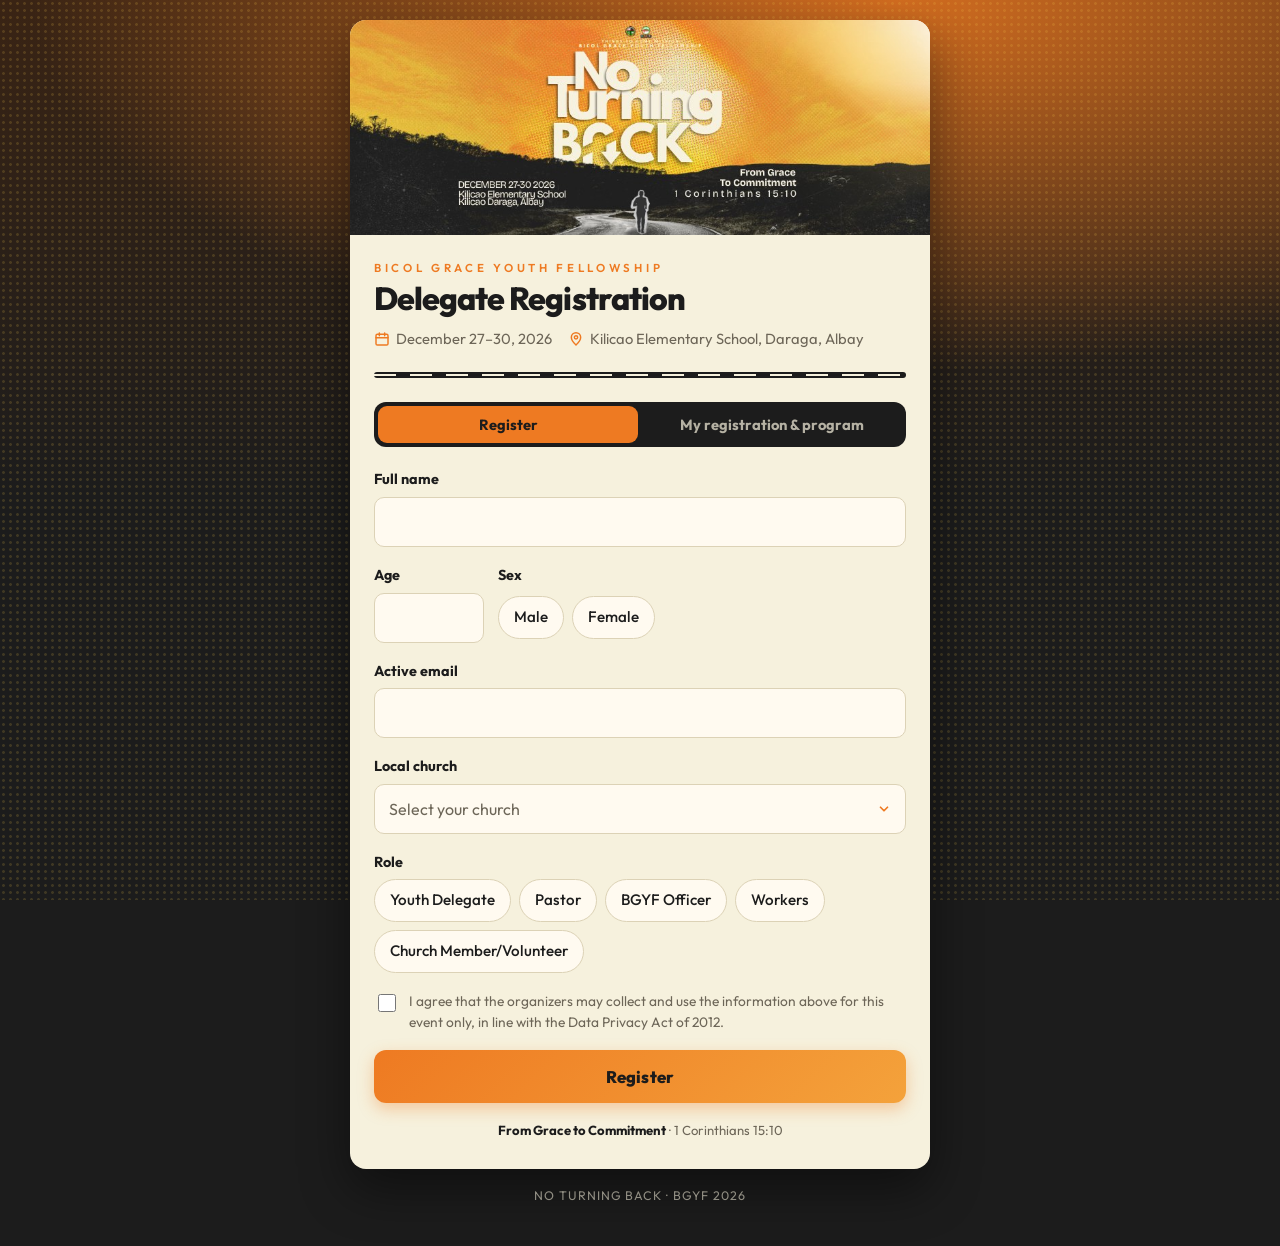
<file: index.html>
<!doctype html>
<html lang="en">
<head>
<meta charset="utf-8">
<meta name="viewport" content="width=device-width, initial-scale=1">
<title>Register · No Turning Back · BGYF 2026</title>
<meta name="description" content="Register for No Turning Back: From Grace to Commitment. Bicol Grace Youth Fellowship, December 27–30, 2026, Kilicao Elementary School, Daraga, Albay.">
<meta name="theme-color" content="#1c1c1c">
<meta property="og:title" content="No Turning Back · BGYF 2026 Registration">
<meta property="og:description" content="December 27–30, 2026 · Kilicao Elementary School, Kilicao, Daraga, Albay">
<meta property="og:image" content="assets/banner.jpg">
<link rel="icon" type="image/png" href="assets/favicon.png">
<link rel="apple-touch-icon" href="assets/icon-192.png">
<link rel="preconnect" href="https://fonts.googleapis.com">
<link rel="preconnect" href="https://fonts.gstatic.com" crossorigin>
<link href="https://fonts.googleapis.com/css2?family=Outfit:wght@400;500;600;700;800&display=swap" rel="stylesheet">
<link rel="stylesheet" href="style.css">
</head>
<body>
<main class="card">
    <img class="banner" src="assets/banner.jpg" width="851" height="315"
         alt="No Turning Back: From Grace to Commitment, 1 Corinthians 15:10. Bicol Grace Youth Fellowship, December 27–30, 2026, Kilicao Elementary School, Kilicao, Daraga, Albay.">

    <div class="content">
    <header>
        <p class="org">Bicol Grace Youth Fellowship</p>
        <h1>Delegate Registration</h1>
        <ul class="meta">
            <li>
                <svg width="16" height="16" viewBox="0 0 24 24" fill="none" stroke="currentColor" stroke-width="2.2" stroke-linecap="round" aria-hidden="true"><rect x="3" y="5" width="18" height="16" rx="2"/><path d="M3 10h18M8 3v4M16 3v4"/></svg>
                December 27–30, 2026
            </li>
            <li>
                <svg width="16" height="16" viewBox="0 0 24 24" fill="none" stroke="currentColor" stroke-width="2.2" stroke-linecap="round" aria-hidden="true"><path d="M12 21s-7-6.2-7-11.5A7 7 0 0 1 19 9.5C19 14.8 12 21 12 21z"/><circle cx="12" cy="9.5" r="2.5"/></svg>
                Kilicao Elementary School, Daraga, Albay
            </li>
        </ul>
    </header>

    <div class="road" aria-hidden="true"></div>

    <div class="tabs" role="tablist">
        <button type="button" role="tab" id="t-register" aria-selected="true" aria-controls="tab-register">Register</button>
        <button type="button" role="tab" id="t-check" aria-selected="false" aria-controls="tab-check">My registration &amp; program</button>
    </div>

    <!-- ============ CHECK REGISTRATION / PROGRAM ============ -->
    <section id="tab-check" role="tabpanel" aria-labelledby="t-check" hidden>
        <div id="me" hidden>
            <div id="me-cards"></div>
            <p class="logout"><button type="button" class="linkbtn" id="logout">Not you? Log out</button></p>
            <div id="saved" class="saved" hidden role="status"></div>

            <!-- ===== EDIT PROFILE ===== -->
            <div id="edit" class="edit" hidden>
                <h2>Edit profile</h2>
                <p class="hint left" id="edit-for"></p>

                <form id="unlock" novalidate>
                    <p class="hint left">To protect your details, enter the email you registered with.</p>
                    <label class="field">
                        <span>Registered email</span>
                        <input type="email" name="auth_email" maxlength="160" autocomplete="email" required>
                        <small class="err" data-for="auth_email"></small>
                    </label>
                    <div class="alert" id="u-alert" hidden role="alert"></div>
                    <div class="btn-row">
                        <button class="btn" type="submit" id="u-submit">Continue</button>
                        <button class="btn ghost" type="button" data-cancel>Cancel</button>
                    </div>
                </form>

                <form id="editform" novalidate hidden>
                    <label class="field">
                        <span>Full name</span>
                        <input type="text" name="full_name" maxlength="120" autocomplete="name" required>
                        <small class="err" data-for="full_name"></small>
                    </label>
                    <div class="row">
                        <label class="field">
                            <span>Age</span>
                            <input type="number" name="age" min="5" max="100" inputmode="numeric" required>
                            <small class="err" data-for="age"></small>
                        </label>
                        <fieldset class="field">
                            <span>Sex</span>
                            <div class="seg" id="e-sex"></div>
                            <small class="err" data-for="sex"></small>
                        </fieldset>
                    </div>
                    <label class="field">
                        <span>Active email</span>
                        <input type="email" name="email" maxlength="160" autocomplete="email" required>
                        <small class="err" data-for="email"></small>
                    </label>
                    <label class="field">
                        <span>Local church</span>
                        <select name="local_church" id="e-church" required></select>
                        <input type="text" name="local_church_other" id="e-church-other" maxlength="160" placeholder="Type your church" hidden>
                        <small class="err" data-for="local_church"></small>
                    </label>
                    <fieldset class="field">
                        <span>Role</span>
                        <div class="roles" id="e-role"></div>
                        <small class="err" data-for="role"></small>
                    </fieldset>
                    <p class="hint left">If you change your name or church, use the new ones the next time you log in.</p>
                    <div class="alert" id="e-alert" hidden role="alert"></div>
                    <div class="btn-row">
                        <button class="btn" type="submit" id="e-submit">Save changes</button>
                        <button class="btn ghost" type="button" data-cancel>Cancel</button>
                    </div>
                </form>
            </div>

            <h2 class="prog-title">Event Program</h2>
            <p class="hint left" id="prog-updated"></p>
            <div class="daytabs" id="daytabs" role="tablist"></div>
            <ol class="timeline" id="timeline"></ol>
        </div>

        <form id="lookup" novalidate>
            <p class="hint left">Log in with your name and church exactly as you registered to see your registration code and the event program.</p>
            <label class="field">
                <span>Full name</span>
                <input type="text" name="full_name" maxlength="120" autocomplete="name" required>
                <small class="err" data-for="full_name"></small>
            </label>
            <label class="field">
                <span>Local church</span>
                <select name="local_church" id="l-church" required></select>
                <input type="text" name="local_church_other" id="l-church-other" maxlength="160" placeholder="Type your church" hidden>
                <small class="err" data-for="local_church"></small>
            </label>
            <div id="l-alert" class="alert" hidden role="alert"></div>
            <button class="btn" type="submit" id="l-submit">Log in</button>
        </form>
    </section>

    <!-- ============ REGISTER ============ -->
    <section id="tab-register" role="tabpanel" aria-labelledby="t-register">
    <div id="notice" class="notice" hidden></div>
    <div id="alert" class="alert" hidden role="alert"></div>

    <div id="success" class="success" hidden>
        <p class="kicker">No turning back</p>
        <h2>You're registered!</h2>
        <p>Thank you, <strong id="s-name"></strong>.</p>
        <p>Your registration code:</p>
        <p class="code" id="s-code"></p>
        <p class="hint">Take a screenshot of this page and show it at the registration desk.</p>
        <div class="success-actions">
            <button class="btn" type="button" id="see-program">View event program</button>
            <button class="btn ghost" type="button" id="again">Register another person</button>
        </div>
    </div>

    <form id="form" novalidate>
        <div class="hp" aria-hidden="true">
            <label>Website <input type="text" name="website" tabindex="-1" autocomplete="off"></label>
        </div>

        <label class="field">
            <span>Full name</span>
            <input type="text" name="full_name" maxlength="120" autocomplete="name" required>
            <small class="err" data-for="full_name"></small>
        </label>

        <div class="row">
            <label class="field">
                <span>Age</span>
                <input type="number" name="age" min="5" max="100" inputmode="numeric" required>
                <small class="err" data-for="age"></small>
            </label>

            <fieldset class="field">
                <span>Sex</span>
                <div class="seg">
                    <label><input type="radio" name="sex" value="Male" required><span>Male</span></label>
                    <label><input type="radio" name="sex" value="Female"><span>Female</span></label>
                </div>
                <small class="err" data-for="sex"></small>
            </fieldset>
        </div>

        <label class="field">
            <span>Active email</span>
            <input type="email" name="email" maxlength="160" autocomplete="email" required>
            <small class="err" data-for="email"></small>
        </label>

        <label class="field">
            <span>Local church</span>
            <select name="local_church" id="church" required>
                <option value="" selected disabled>Select your church</option>
                <option>Adiangao</option>
                <option>Bonbon</option>
                <option>Daraga</option>
                <option>Garchitorena</option>
                <option>Guinobatan</option>
                <option>Ligao</option>
                <option>Mampirao</option>
                <option>Nogpo</option>
                <option>San Jose</option>
                <option value="__other">Other (not listed)</option>
            </select>
            <input type="text" name="local_church_other" id="church-other" maxlength="160" placeholder="Type your church" hidden>
            <small class="err" data-for="local_church"></small>
        </label>

        <fieldset class="field">
            <span>Role</span>
            <div class="roles">
                <label><input type="radio" name="role" value="Youth Delegate" required><span>Youth Delegate</span></label>
                <label><input type="radio" name="role" value="Pastor"><span>Pastor</span></label>
                <label><input type="radio" name="role" value="BGYF Officer"><span>BGYF Officer</span></label>
                <label><input type="radio" name="role" value="Workers"><span>Workers</span></label>
                <label><input type="radio" name="role" value="Church Member/Volunteer"><span>Church Member/Volunteer</span></label>
            </div>
            <small class="err" data-for="role"></small>
        </fieldset>

        <label class="consent">
            <input type="checkbox" name="consent" value="1">
            <span>I agree that the organizers may collect and use the information above for this event only, in line with the Data Privacy Act of 2012.</span>
        </label>
        <small class="err" data-for="consent"></small>

        <button class="btn" type="submit" id="submit">Register</button>
    </form>
    </section>

    <p class="verse"><b>From Grace to Commitment</b> · 1 Corinthians 15:10</p>
    </div>
</main>
<footer>NO TURNING BACK · BGYF 2026</footer>
<script src="program.js"></script>
<script src="app.js"></script>
</body>
</html>
</file>
<file: style.css>
/* No Turning Back · BGYF 2026 — theme from the event poster */
:root {
    --asphalt: #1c1c1c;
    --asphalt-2: #2a2a2a;
    --orange: #ee7a22;
    --orange-2: #f4a23b;
    --sun: #f6cb4c;
    --cream: #f6f1dd;
    --cream-2: #fffaf0;
    --ink: #1c1c1c;
    --muted: #6d6658;
    --line: #dcd2b6;
    --bad: #b42318;
    --bad-soft: #fde8e4;
    --radius: 16px;
    --font: "Outfit", system-ui, -apple-system, "Segoe UI", Roboto, sans-serif;
}

* { box-sizing: border-box; }

html { background: var(--asphalt); }

body {
    margin: 0;
    min-height: 100vh;
    color: var(--ink);
    font: 16px/1.5 var(--font);
    padding: 20px 16px 40px;
    background:
        radial-gradient(rgba(246, 203, 76, .16) 1.2px, transparent 1.6px) 0 0 / 7px 7px,
        radial-gradient(ellipse 90% 55% at 70% 0%, rgba(238, 122, 34, .85), rgba(238, 122, 34, .25) 55%, transparent 75%),
        linear-gradient(180deg, #3a2414 0%, var(--asphalt) 55%);
    background-attachment: fixed;
}

.card {
    max-width: 580px;
    margin: 0 auto;
    background: var(--cream);
    border-radius: var(--radius);
    overflow: hidden;
    box-shadow: 0 20px 50px rgba(0, 0, 0, .45), 0 2px 0 rgba(255, 255, 255, .25) inset;
}

.banner { display: block; width: 100%; height: auto; aspect-ratio: 851 / 315; object-fit: cover; background: var(--orange); }

.content { padding: 24px 24px 28px; }

.org {
    margin: 0;
    font-size: .72rem;
    font-weight: 600;
    letter-spacing: .32em;
    text-transform: uppercase;
    color: var(--orange);
}

h1 {
    margin: 6px 0 0;
    font-size: 2rem;
    font-weight: 800;
    line-height: 1.05;
    letter-spacing: -.03em;
}
h2 { margin: 0 0 6px; font-size: 1.5rem; font-weight: 800; letter-spacing: -.02em; }

.meta {
    display: flex;
    flex-wrap: wrap;
    gap: 6px 16px;
    margin: 12px 0 0;
    padding: 0;
    list-style: none;
    color: var(--muted);
    font-size: .92rem;
}
.meta li { display: flex; align-items: center; gap: 6px; }
.meta svg { flex: none; color: var(--orange); }

.road {
    height: 6px;
    margin: 22px 0 24px;
    border-radius: 3px;
    background:
        repeating-linear-gradient(90deg, var(--cream) 0 22px, transparent 22px 36px) center / 100% 2px no-repeat,
        var(--asphalt);
}

form { display: grid; gap: 18px; }

.field { display: grid; gap: 6px; border: 0; padding: 0; margin: 0; min-width: 0; }
.field > span { font-weight: 700; font-size: .9rem; }

input[type=text], input[type=email], input[type=number], select {
    width: 100%;
    font: inherit;
    padding: 12px 14px;
    border: 1.5px solid var(--line);
    border-radius: 10px;
    background: var(--cream-2);
    color: var(--ink);
    transition: border-color .15s, box-shadow .15s;
}
select {
    appearance: none;
    -webkit-appearance: none;
    cursor: pointer;
    padding-right: 40px;
    background-image: url("data:image/svg+xml,%3Csvg xmlns='http://www.w3.org/2000/svg' width='14' height='14' viewBox='0 0 24 24' fill='none' stroke='%23ee7a22' stroke-width='3' stroke-linecap='round' stroke-linejoin='round'%3E%3Cpath d='M6 9l6 6 6-6'/%3E%3C/svg%3E");
    background-repeat: no-repeat;
    background-position: right 14px center;
}
select:invalid { color: var(--muted); }
select option { color: var(--ink); }
#church-other { margin-top: 2px; }
input:focus, select:focus { outline: none; border-color: var(--orange); box-shadow: 0 0 0 4px rgba(238, 122, 34, .2); }

.row { display: grid; grid-template-columns: 110px 1fr; gap: 14px; }

/* Radio pills */
.seg, .roles { display: flex; flex-wrap: wrap; gap: 8px; }
.seg label, .roles label { position: relative; cursor: pointer; }
.seg input, .roles input { position: absolute; opacity: 0; pointer-events: none; }
.seg span, .roles span {
    display: inline-block;
    padding: 9px 15px;
    border: 1.5px solid var(--line);
    border-radius: 999px;
    font-size: .95rem;
    font-weight: 500;
    background: var(--cream-2);
    user-select: none;
    transition: background .15s, color .15s, border-color .15s;
}
.seg label:hover span, .roles label:hover span { border-color: var(--orange); }
.seg input:checked + span, .roles input:checked + span {
    background: var(--asphalt); border-color: var(--asphalt); color: var(--cream);
}
.seg input:focus-visible + span, .roles input:focus-visible + span { outline: 3px solid var(--orange); outline-offset: 2px; }

.consent { display: flex; gap: 10px; align-items: flex-start; font-size: .86rem; color: var(--muted); cursor: pointer; }
.consent input { margin-top: 3px; width: 18px; height: 18px; flex: none; accent-color: var(--orange); }

.err { color: var(--bad); font-size: .85rem; font-weight: 500; }
.err:empty { display: none; }
.alert { background: var(--bad-soft); color: var(--bad); padding: 12px 14px; border-radius: 10px; margin-bottom: 16px; }
.notice { background: var(--asphalt); color: var(--cream); padding: 18px; border-radius: 12px; text-align: center; font-weight: 600; }

.btn {
    display: inline-flex;
    align-items: center;
    justify-content: center;
    gap: 8px;
    font: inherit;
    font-weight: 800;
    font-size: 1.05rem;
    letter-spacing: .01em;
    padding: 14px 20px;
    border-radius: 12px;
    border: 0;
    background: linear-gradient(135deg, var(--orange), var(--orange-2));
    color: var(--asphalt);
    cursor: pointer;
    box-shadow: 0 6px 16px rgba(238, 122, 34, .35);
    transition: transform .1s, box-shadow .15s;
}
.btn:hover { box-shadow: 0 8px 22px rgba(238, 122, 34, .5); }
.btn:active { transform: translateY(1px); }
.btn:focus-visible { outline: 3px solid var(--asphalt); outline-offset: 3px; }
.btn.ghost { background: transparent; color: var(--ink); border: 1.5px solid var(--asphalt); box-shadow: none; font-size: .95rem; }
.btn:disabled { opacity: .6; cursor: wait; }

/* Success */
.success { text-align: center; }
.success .kicker { margin: 0; color: var(--orange); font-weight: 700; letter-spacing: .2em; text-transform: uppercase; font-size: .75rem; }
.success .code {
    font: 700 1.9rem/1 ui-monospace, "SF Mono", Menlo, Consolas, monospace;
    letter-spacing: .08em;
    margin: 10px 0 14px;
    padding: 20px 16px 26px;
    border-radius: 12px;
    color: var(--cream);
    background:
        repeating-linear-gradient(90deg, var(--cream) 0 18px, transparent 18px 30px) center bottom 10px / 100% 2px no-repeat,
        var(--asphalt);
}
.hint { color: var(--muted); font-size: .9rem; margin-bottom: 20px; }

.verse { margin: 18px 0 0; text-align: center; font-size: .82rem; color: var(--muted); }
.verse b { color: var(--ink); }

footer { max-width: 580px; margin: 18px auto 0; text-align: center; color: rgba(246, 241, 221, .55); font-size: .78rem; letter-spacing: .08em; }

.hp { position: absolute; left: -9999px; width: 1px; height: 1px; overflow: hidden; }

[hidden] { display: none !important; }

@media (max-width: 480px) {
    body { padding: 0 0 32px; }
    .card { border-radius: 0 0 var(--radius) var(--radius); }
    .content { padding: 22px 18px 26px; }
    h1 { font-size: 1.75rem; }
    .row { grid-template-columns: 1fr; }
}

/* ---------- Tabs ---------- */
.tabs {
    display: grid;
    grid-template-columns: 1fr 1fr;
    gap: 4px;
    padding: 4px;
    margin-bottom: 22px;
    background: var(--asphalt);
    border-radius: 12px;
}
.tabs button {
    font: inherit;
    font-weight: 700;
    font-size: .92rem;
    line-height: 1.2;
    padding: 10px 8px;
    border: 0;
    border-radius: 9px;
    background: transparent;
    color: rgba(246, 241, 221, .7);
    cursor: pointer;
}
.tabs button[aria-selected="true"] { background: var(--orange); color: var(--asphalt); }
.tabs button:focus-visible { outline: 3px solid var(--sun); outline-offset: 1px; }

.hint.left { text-align: left; margin: 0 0 4px; }
.success-actions { display: grid; gap: 10px; justify-items: center; }

/* ---------- Pass card ---------- */
.pass {
    background: var(--asphalt);
    color: var(--cream);
    border-radius: 14px;
    padding: 18px 18px 16px;
    margin-bottom: 12px;
    text-align: center;
}
.pass .kicker { margin: 0; color: var(--orange-2); font-weight: 700; letter-spacing: .2em; text-transform: uppercase; font-size: .72rem; }
.pass-name { margin: 4px 0 0; font-size: 1.3rem; font-weight: 800; letter-spacing: -.01em; }
.pass .code {
    font: 700 1.7rem/1 ui-monospace, "SF Mono", Menlo, Consolas, monospace;
    letter-spacing: .08em;
    margin: 12px 0;
    padding: 14px 0 20px;
    background: repeating-linear-gradient(90deg, var(--cream) 0 18px, transparent 18px 30px) center bottom 4px / 100% 2px no-repeat;
}
.pass-meta { display: grid; grid-template-columns: repeat(3, 1fr); gap: 8px; margin: 0; text-align: left; }
.pass-meta div { min-width: 0; }
.pass-meta dt { font-size: .7rem; text-transform: uppercase; letter-spacing: .12em; color: rgba(246, 241, 221, .55); }
.pass-meta dd { margin: 2px 0 0; font-size: .88rem; font-weight: 600; overflow-wrap: anywhere; }

.logout { text-align: center; margin: 0 0 8px; }
.linkbtn { background: none; border: 0; padding: 4px; font: inherit; font-size: .88rem; color: var(--muted); text-decoration: underline; cursor: pointer; }

/* ---------- Program ---------- */
.prog-title { margin: 26px 0 2px; }

.daytabs {
    display: grid;
    grid-template-columns: repeat(4, 1fr);
    gap: 6px;
    margin: 14px 0 6px;
}
.daytabs button {
    display: grid;
    gap: 1px;
    font: inherit;
    padding: 9px 4px;
    border: 1.5px solid var(--line);
    border-radius: 10px;
    background: var(--cream-2);
    color: var(--ink);
    cursor: pointer;
}
.daytabs b { font-size: .95rem; font-weight: 800; }
.daytabs span { font-size: .72rem; color: var(--muted); }
.daytabs button[aria-selected="true"] { background: var(--asphalt); border-color: var(--asphalt); color: var(--cream); }
.daytabs button[aria-selected="true"] span { color: var(--orange-2); }
.daytabs button:focus-visible { outline: 3px solid var(--orange); outline-offset: 2px; }

.timeline { list-style: none; margin: 10px 0 0; padding: 0; position: relative; }
.timeline::before {
    content: "";
    position: absolute;
    left: 84px;
    top: 6px;
    bottom: 6px;
    width: 2px;
    background: repeating-linear-gradient(180deg, var(--line) 0 8px, transparent 8px 14px);
}
.timeline > li {
    display: grid;
    grid-template-columns: 70px 1fr;
    gap: 28px;
    padding: 9px 0;
    position: relative;
}
.timeline > li::before {
    content: "";
    position: absolute;
    left: 79px;
    top: 15px;
    width: 10px;
    height: 10px;
    border-radius: 50%;
    background: var(--cream);
    border: 2px solid var(--orange);
}
.timeline .time { font-size: .8rem; font-weight: 700; color: var(--muted); text-align: right; padding-top: 2px; white-space: nowrap; font-variant-numeric: tabular-nums; }
.tl-title { margin: 0; font-weight: 700; line-height: 1.3; }
.tl-by { margin: 2px 0 0; font-size: .86rem; color: var(--muted); }
.timeline .hl .tl-title { color: var(--orange); }
.timeline .hl::before { background: var(--orange); }

.timeline details { margin-top: 6px; }
.timeline summary {
    display: inline-block;
    font-size: .8rem;
    font-weight: 700;
    color: var(--orange);
    cursor: pointer;
    list-style: none;
}
.timeline summary::-webkit-details-marker { display: none; }
.timeline summary::after { content: " ▾"; }
.timeline details[open] summary::after { content: " ▴"; }
.timeline details ul {
    margin: 8px 0 0;
    padding: 10px 12px 10px 28px;
    background: var(--cream-2);
    border: 1px solid var(--line);
    border-radius: 10px;
    font-size: .86rem;
}
.timeline details ul ul { margin: 4px 0 2px; padding: 0 0 0 18px; background: none; border: 0; }
.timeline details li { padding: 1px 0; }

@media (max-width: 480px) {
    .timeline::before { left: 75px; }
    .timeline > li { grid-template-columns: 62px 1fr; gap: 28px; }
    .timeline > li::before { left: 70px; }
    .pass-meta { grid-template-columns: 1fr 1fr; }
}

/* ---------- Edit profile ---------- */
.btn.small-dark {
    margin-top: 14px;
    padding: 8px 16px;
    font-size: .88rem;
    background: transparent;
    color: var(--cream);
    border: 1.5px solid rgba(246, 241, 221, .45);
    box-shadow: none;
}
.btn.small-dark:hover { border-color: var(--orange-2); color: var(--orange-2); box-shadow: none; }

.edit {
    margin: 6px 0 10px;
    padding: 18px;
    border: 1.5px solid var(--line);
    border-radius: 14px;
    background: rgba(255, 250, 240, .6);
}
.edit h2 { margin-bottom: 2px; }
.edit form { margin-top: 12px; }
.btn-row { display: grid; grid-template-columns: 1fr auto; gap: 10px; }

.saved {
    margin: 0 0 12px;
    padding: 10px 14px;
    border-radius: 10px;
    background: #e5f3e9;
    color: #1f6b43;
    font-weight: 600;
    text-align: center;
}
</file>
<file: event-registration-sheets/site/style.css>
/* No Turning Back · BGYF 2026 — theme from the event poster */
:root {
    --asphalt: #1c1c1c;
    --asphalt-2: #2a2a2a;
    --orange: #ee7a22;
    --orange-2: #f4a23b;
    --sun: #f6cb4c;
    --cream: #f6f1dd;
    --cream-2: #fffaf0;
    --ink: #1c1c1c;
    --muted: #6d6658;
    --line: #dcd2b6;
    --bad: #b42318;
    --bad-soft: #fde8e4;
    --radius: 16px;
    --font: "Outfit", system-ui, -apple-system, "Segoe UI", Roboto, sans-serif;
}

* { box-sizing: border-box; }

html { background: var(--asphalt); }

body {
    margin: 0;
    min-height: 100vh;
    color: var(--ink);
    font: 16px/1.5 var(--font);
    padding: 20px 16px 40px;
    background:
        radial-gradient(rgba(246, 203, 76, .16) 1.2px, transparent 1.6px) 0 0 / 7px 7px,
        radial-gradient(ellipse 90% 55% at 70% 0%, rgba(238, 122, 34, .85), rgba(238, 122, 34, .25) 55%, transparent 75%),
        linear-gradient(180deg, #3a2414 0%, var(--asphalt) 55%);
    background-attachment: fixed;
}

.card {
    max-width: 580px;
    margin: 0 auto;
    background: var(--cream);
    border-radius: var(--radius);
    overflow: hidden;
    box-shadow: 0 20px 50px rgba(0, 0, 0, .45), 0 2px 0 rgba(255, 255, 255, .25) inset;
}

.banner { display: block; width: 100%; height: auto; aspect-ratio: 851 / 315; object-fit: cover; background: var(--orange); }

.content { padding: 24px 24px 28px; }

.org {
    margin: 0;
    font-size: .72rem;
    font-weight: 600;
    letter-spacing: .32em;
    text-transform: uppercase;
    color: var(--orange);
}

h1 {
    margin: 6px 0 0;
    font-size: 2rem;
    font-weight: 800;
    line-height: 1.05;
    letter-spacing: -.03em;
}
h2 { margin: 0 0 6px; font-size: 1.5rem; font-weight: 800; letter-spacing: -.02em; }

.meta {
    display: flex;
    flex-wrap: wrap;
    gap: 6px 16px;
    margin: 12px 0 0;
    padding: 0;
    list-style: none;
    color: var(--muted);
    font-size: .92rem;
}
.meta li { display: flex; align-items: center; gap: 6px; }
.meta svg { flex: none; color: var(--orange); }

.road {
    height: 6px;
    margin: 22px 0 24px;
    border-radius: 3px;
    background:
        repeating-linear-gradient(90deg, var(--cream) 0 22px, transparent 22px 36px) center / 100% 2px no-repeat,
        var(--asphalt);
}

form { display: grid; gap: 18px; }

.field { display: grid; gap: 6px; border: 0; padding: 0; margin: 0; min-width: 0; }
.field > span { font-weight: 700; font-size: .9rem; }

input[type=text], input[type=email], input[type=number], select {
    width: 100%;
    font: inherit;
    padding: 12px 14px;
    border: 1.5px solid var(--line);
    border-radius: 10px;
    background: var(--cream-2);
    color: var(--ink);
    transition: border-color .15s, box-shadow .15s;
}
select {
    appearance: none;
    -webkit-appearance: none;
    cursor: pointer;
    padding-right: 40px;
    background-image: url("data:image/svg+xml,%3Csvg xmlns='http://www.w3.org/2000/svg' width='14' height='14' viewBox='0 0 24 24' fill='none' stroke='%23ee7a22' stroke-width='3' stroke-linecap='round' stroke-linejoin='round'%3E%3Cpath d='M6 9l6 6 6-6'/%3E%3C/svg%3E");
    background-repeat: no-repeat;
    background-position: right 14px center;
}
select:invalid { color: var(--muted); }
select option { color: var(--ink); }
#church-other { margin-top: 2px; }
input:focus, select:focus { outline: none; border-color: var(--orange); box-shadow: 0 0 0 4px rgba(238, 122, 34, .2); }

.row { display: grid; grid-template-columns: 110px 1fr; gap: 14px; }

/* Radio pills */
.seg, .roles { display: flex; flex-wrap: wrap; gap: 8px; }
.seg label, .roles label { position: relative; cursor: pointer; }
.seg input, .roles input { position: absolute; opacity: 0; pointer-events: none; }
.seg span, .roles span {
    display: inline-block;
    padding: 9px 15px;
    border: 1.5px solid var(--line);
    border-radius: 999px;
    font-size: .95rem;
    font-weight: 500;
    background: var(--cream-2);
    user-select: none;
    transition: background .15s, color .15s, border-color .15s;
}
.seg label:hover span, .roles label:hover span { border-color: var(--orange); }
.seg input:checked + span, .roles input:checked + span {
    background: var(--asphalt); border-color: var(--asphalt); color: var(--cream);
}
.seg input:focus-visible + span, .roles input:focus-visible + span { outline: 3px solid var(--orange); outline-offset: 2px; }

.consent { display: flex; gap: 10px; align-items: flex-start; font-size: .86rem; color: var(--muted); cursor: pointer; }
.consent input { margin-top: 3px; width: 18px; height: 18px; flex: none; accent-color: var(--orange); }

.err { color: var(--bad); font-size: .85rem; font-weight: 500; }
.err:empty { display: none; }
.alert { background: var(--bad-soft); color: var(--bad); padding: 12px 14px; border-radius: 10px; margin-bottom: 16px; }
.notice { background: var(--asphalt); color: var(--cream); padding: 18px; border-radius: 12px; text-align: center; font-weight: 600; }

.btn {
    display: inline-flex;
    align-items: center;
    justify-content: center;
    gap: 8px;
    font: inherit;
    font-weight: 800;
    font-size: 1.05rem;
    letter-spacing: .01em;
    padding: 14px 20px;
    border-radius: 12px;
    border: 0;
    background: linear-gradient(135deg, var(--orange), var(--orange-2));
    color: var(--asphalt);
    cursor: pointer;
    box-shadow: 0 6px 16px rgba(238, 122, 34, .35);
    transition: transform .1s, box-shadow .15s;
}
.btn:hover { box-shadow: 0 8px 22px rgba(238, 122, 34, .5); }
.btn:active { transform: translateY(1px); }
.btn:focus-visible { outline: 3px solid var(--asphalt); outline-offset: 3px; }
.btn.ghost { background: transparent; color: var(--ink); border: 1.5px solid var(--asphalt); box-shadow: none; font-size: .95rem; }
.btn:disabled { opacity: .6; cursor: wait; }

/* Success */
.success { text-align: center; }
.success .kicker { margin: 0; color: var(--orange); font-weight: 700; letter-spacing: .2em; text-transform: uppercase; font-size: .75rem; }
.success .code {
    font: 700 1.9rem/1 ui-monospace, "SF Mono", Menlo, Consolas, monospace;
    letter-spacing: .08em;
    margin: 10px 0 14px;
    padding: 20px 16px 26px;
    border-radius: 12px;
    color: var(--cream);
    background:
        repeating-linear-gradient(90deg, var(--cream) 0 18px, transparent 18px 30px) center bottom 10px / 100% 2px no-repeat,
        var(--asphalt);
}
.hint { color: var(--muted); font-size: .9rem; margin-bottom: 20px; }

.verse { margin: 18px 0 0; text-align: center; font-size: .82rem; color: var(--muted); }
.verse b { color: var(--ink); }

footer { max-width: 580px; margin: 18px auto 0; text-align: center; color: rgba(246, 241, 221, .55); font-size: .78rem; letter-spacing: .08em; }

.hp { position: absolute; left: -9999px; width: 1px; height: 1px; overflow: hidden; }

[hidden] { display: none !important; }

@media (max-width: 480px) {
    body { padding: 0 0 32px; }
    .card { border-radius: 0 0 var(--radius) var(--radius); }
    .content { padding: 22px 18px 26px; }
    h1 { font-size: 1.75rem; }
    .row { grid-template-columns: 1fr; }
}

/* ---------- Tabs ---------- */
.tabs {
    display: grid;
    grid-template-columns: 1fr 1fr;
    gap: 4px;
    padding: 4px;
    margin-bottom: 22px;
    background: var(--asphalt);
    border-radius: 12px;
}
.tabs button {
    font: inherit;
    font-weight: 700;
    font-size: .92rem;
    line-height: 1.2;
    padding: 10px 8px;
    border: 0;
    border-radius: 9px;
    background: transparent;
    color: rgba(246, 241, 221, .7);
    cursor: pointer;
}
.tabs button[aria-selected="true"] { background: var(--orange); color: var(--asphalt); }
.tabs button:focus-visible { outline: 3px solid var(--sun); outline-offset: 1px; }

.hint.left { text-align: left; margin: 0 0 4px; }
.success-actions { display: grid; gap: 10px; justify-items: center; }

/* ---------- Pass card ---------- */
.pass {
    background: var(--asphalt);
    color: var(--cream);
    border-radius: 14px;
    padding: 18px 18px 16px;
    margin-bottom: 12px;
    text-align: center;
}
.pass .kicker { margin: 0; color: var(--orange-2); font-weight: 700; letter-spacing: .2em; text-transform: uppercase; font-size: .72rem; }
.pass-name { margin: 4px 0 0; font-size: 1.3rem; font-weight: 800; letter-spacing: -.01em; }
.pass .code {
    font: 700 1.7rem/1 ui-monospace, "SF Mono", Menlo, Consolas, monospace;
    letter-spacing: .08em;
    margin: 12px 0;
    padding: 14px 0 20px;
    background: repeating-linear-gradient(90deg, var(--cream) 0 18px, transparent 18px 30px) center bottom 4px / 100% 2px no-repeat;
}
.pass-meta { display: grid; grid-template-columns: repeat(3, 1fr); gap: 8px; margin: 0; text-align: left; }
.pass-meta div { min-width: 0; }
.pass-meta dt { font-size: .7rem; text-transform: uppercase; letter-spacing: .12em; color: rgba(246, 241, 221, .55); }
.pass-meta dd { margin: 2px 0 0; font-size: .88rem; font-weight: 600; overflow-wrap: anywhere; }

.logout { text-align: center; margin: 0 0 8px; }
.linkbtn { background: none; border: 0; padding: 4px; font: inherit; font-size: .88rem; color: var(--muted); text-decoration: underline; cursor: pointer; }

/* ---------- Program ---------- */
.prog-title { margin: 26px 0 2px; }

.daytabs {
    display: grid;
    grid-template-columns: repeat(4, 1fr);
    gap: 6px;
    margin: 14px 0 6px;
}
.daytabs button {
    display: grid;
    gap: 1px;
    font: inherit;
    padding: 9px 4px;
    border: 1.5px solid var(--line);
    border-radius: 10px;
    background: var(--cream-2);
    color: var(--ink);
    cursor: pointer;
}
.daytabs b { font-size: .95rem; font-weight: 800; }
.daytabs span { font-size: .72rem; color: var(--muted); }
.daytabs button[aria-selected="true"] { background: var(--asphalt); border-color: var(--asphalt); color: var(--cream); }
.daytabs button[aria-selected="true"] span { color: var(--orange-2); }
.daytabs button:focus-visible { outline: 3px solid var(--orange); outline-offset: 2px; }

.timeline { list-style: none; margin: 10px 0 0; padding: 0; position: relative; }
.timeline::before {
    content: "";
    position: absolute;
    left: 84px;
    top: 6px;
    bottom: 6px;
    width: 2px;
    background: repeating-linear-gradient(180deg, var(--line) 0 8px, transparent 8px 14px);
}
.timeline > li {
    display: grid;
    grid-template-columns: 70px 1fr;
    gap: 28px;
    padding: 9px 0;
    position: relative;
}
.timeline > li::before {
    content: "";
    position: absolute;
    left: 79px;
    top: 15px;
    width: 10px;
    height: 10px;
    border-radius: 50%;
    background: var(--cream);
    border: 2px solid var(--orange);
}
.timeline .time { font-size: .8rem; font-weight: 700; color: var(--muted); text-align: right; padding-top: 2px; white-space: nowrap; font-variant-numeric: tabular-nums; }
.tl-title { margin: 0; font-weight: 700; line-height: 1.3; }
.tl-by { margin: 2px 0 0; font-size: .86rem; color: var(--muted); }
.timeline .hl .tl-title { color: var(--orange); }
.timeline .hl::before { background: var(--orange); }

.timeline details { margin-top: 6px; }
.timeline summary {
    display: inline-block;
    font-size: .8rem;
    font-weight: 700;
    color: var(--orange);
    cursor: pointer;
    list-style: none;
}
.timeline summary::-webkit-details-marker { display: none; }
.timeline summary::after { content: " ▾"; }
.timeline details[open] summary::after { content: " ▴"; }
.timeline details ul {
    margin: 8px 0 0;
    padding: 10px 12px 10px 28px;
    background: var(--cream-2);
    border: 1px solid var(--line);
    border-radius: 10px;
    font-size: .86rem;
}
.timeline details ul ul { margin: 4px 0 2px; padding: 0 0 0 18px; background: none; border: 0; }
.timeline details li { padding: 1px 0; }

@media (max-width: 480px) {
    .timeline::before { left: 75px; }
    .timeline > li { grid-template-columns: 62px 1fr; gap: 28px; }
    .timeline > li::before { left: 70px; }
    .pass-meta { grid-template-columns: 1fr 1fr; }
}

/* ---------- Edit profile ---------- */
.btn.small-dark {
    margin-top: 14px;
    padding: 8px 16px;
    font-size: .88rem;
    background: transparent;
    color: var(--cream);
    border: 1.5px solid rgba(246, 241, 221, .45);
    box-shadow: none;
}
.btn.small-dark:hover { border-color: var(--orange-2); color: var(--orange-2); box-shadow: none; }

.edit {
    margin: 6px 0 10px;
    padding: 18px;
    border: 1.5px solid var(--line);
    border-radius: 14px;
    background: rgba(255, 250, 240, .6);
}
.edit h2 { margin-bottom: 2px; }
.edit form { margin-top: 12px; }
.btn-row { display: grid; grid-template-columns: 1fr auto; gap: 10px; }

.saved {
    margin: 0 0 12px;
    padding: 10px 14px;
    border-radius: 10px;
    background: #e5f3e9;
    color: #1f6b43;
    font-weight: 600;
    text-align: center;
}
</file>
